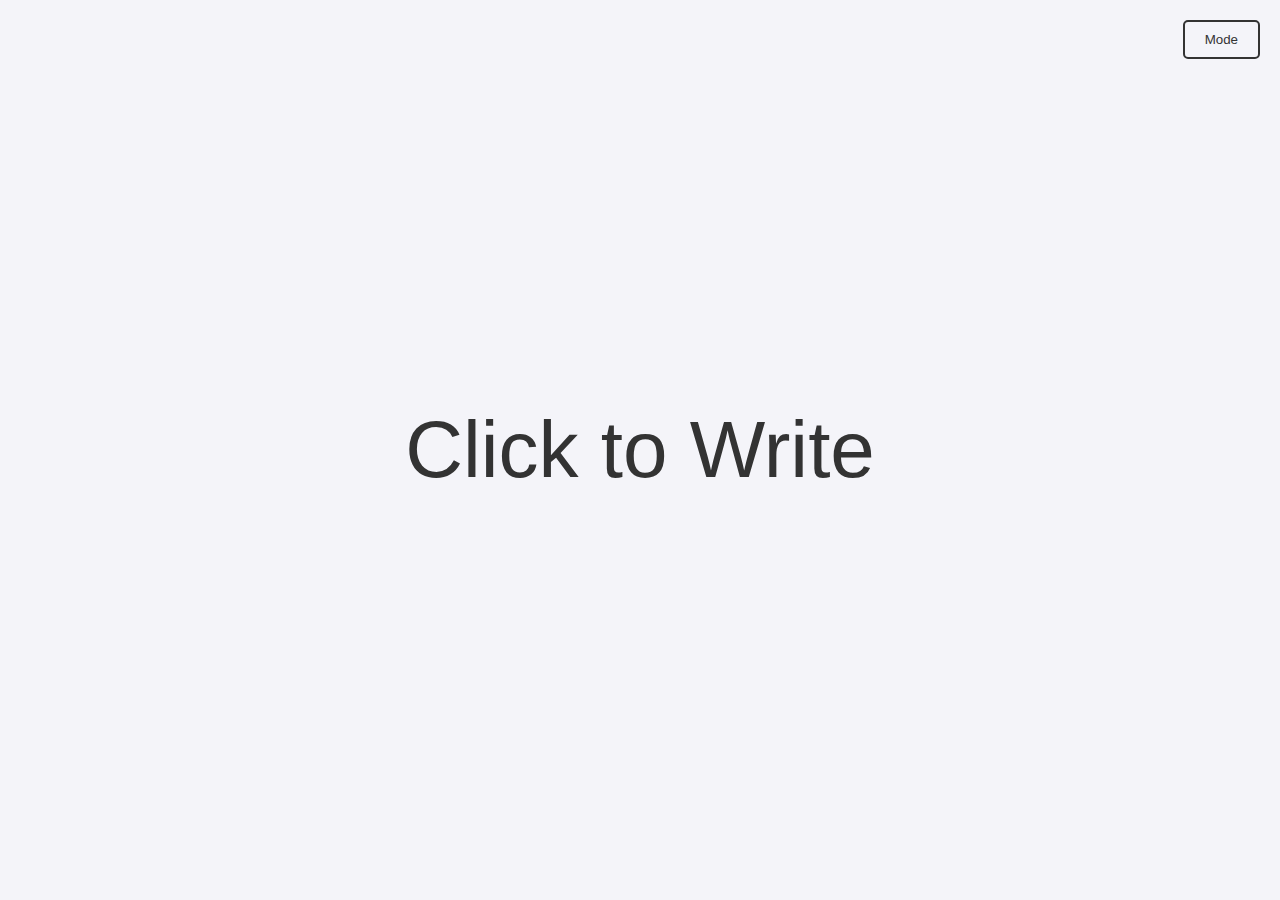
<file: index.html>
<!DOCTYPE html>
<html lang="en">
<head>
<meta charset="UTF-8">
<meta name="viewport" content="width=device-width, initial-scale=1.0">
<title>Click to Write</title>
<style>
:root {
--background-color-light: #f4f4f9;
--text-color-light: #333;
--background-color-dark: #1a1a1a;
--text-color-dark: #f4f4f9;
--primary-font: 'Helvetica Neue', sans-serif;
}
    body {
        background-color: var(--background-color-light);
        color: var(--text-color-light);
        font-family: var(--primary-font);
        display: flex;
        justify-content: center;
        align-items: center;
        height: 100vh;
        margin: 0;
        transition: background-color 0.3s, color 0.3s;
    }

    body.dark-mode {
        background-color: var(--background-color-dark);
        color: var(--text-color-dark);
    }

    .theme-switcher {
        position: absolute;
        top: 20px;
        right: 20px;
    }

    #theme-toggle-button {
        background: none;
        border: 2px solid var(--text-color-light);
        color: var(--text-color-light);
        padding: 10px 20px;
        border-radius: 5px;
        cursor: pointer;
        transition: all 0.3s ease;
    }

    body.dark-mode #theme-toggle-button {
        border-color: var(--text-color-dark);
        color: var(--text-color-dark);
    }

    #theme-toggle-button:hover {
        background-color: var(--text-color-light);
        color: var(--background-color-light);
    }

    body.dark-mode #theme-toggle-button:hover {
        background-color: var(--text-color-dark);
        color: var(--background-color-dark);
    }

    .title {
        font-size: 5rem;
        font-weight: 300;
        cursor: pointer;
        text-align: center;
    }
</style>

</head>
<body>
<div class="theme-switcher">
    <button id="theme-toggle-button">Mode</button>
</div>

<h1 class="title">Click to Write</h1>

<script>
    const themeToggleButton = document.getElementById('theme-toggle-button');
    const body = document.body;

    themeToggleButton.addEventListener('click', () => {
        body.classList.toggle('dark-mode');
    });
</script>

</body>
</html>
</file>
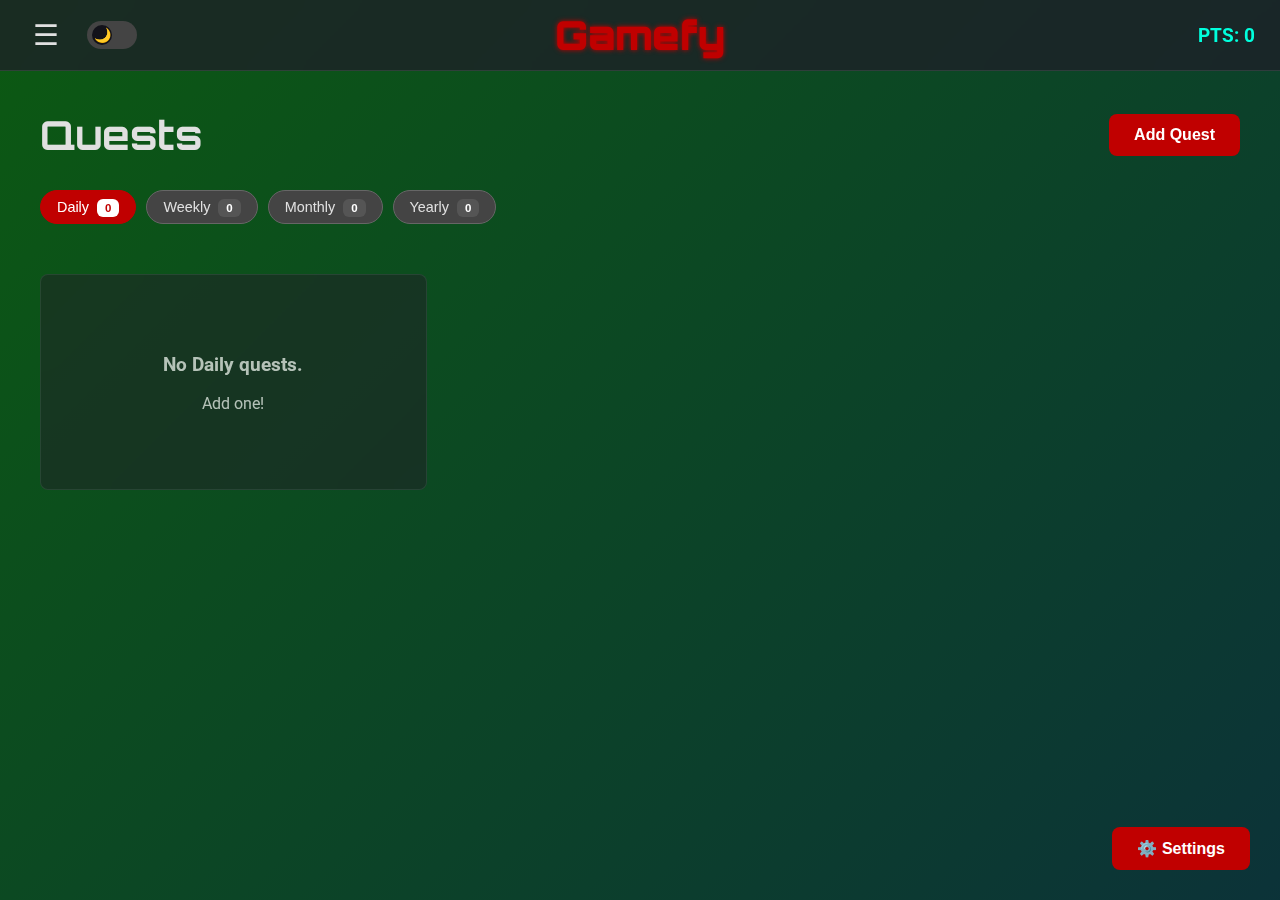
<file: ctwweb.html>
<!DOCTYPE html>
<html lang="en">
<head>
    <meta charset="UTF-8">
    <meta name="viewport" content="width=device-width, initial-scale=1.0">
    <title>Gamefy - Level Up Your Habits</title>
    <link rel="preconnect" href="https://fonts.googleapis.com">
    <link rel="preconnect" href="https://fonts.gstatic.com" crossorigin>
    <link href="https://fonts.googleapis.com/css2?family=Orbitron:wght@400;700;900&family=Roboto:wght@300;400;700&display=swap" rel="stylesheet">
    <style>
        :root {
            --bg-color-dark: #12121a;
            --surface-color-dark: #1e1e28;
            --text-color-dark: #e0e0e0;
            --bg-color-light: #f0f2f5;
            --surface-color-light: #ffffff;
            --text-color-light: #1c1e21;
            --accent-red: #c00000;
            --points-color: #00ffdd;
            --border-radius: 8px;
            --header-height: 70px;
            --nav-width: 280px;
            --anim-speed: 0.3s;
            --anim-ease: cubic-bezier(0.4, 0, 0.2, 1);
            --font-primary: 'Roboto', sans-serif;
            --font-display: 'Orbitron', sans-serif;
        }

        @keyframes fadeIn {
            from { opacity: 0; transform: translateY(-10px); }
            to { opacity: 1; transform: translateY(0); }
        }

        body {
            font-family: var(--font-primary);
            margin: 0;
            padding-top: var(--header-height);
            transition: background-color 0.3s, color 0.3s;
            overflow-x: hidden;
        }
        .dark-mode { 
            color: var(--text-color-dark);
            background: var(--bg-color-dark);
        }
        .light-mode {
            color: var(--text-color-light);
            background: var(--bg-color-light);
        }
        
        .animated-bg-on::before {
            content: '';
            position: fixed;
            top: 0; left: 0;
            width: 100%; height: 100%;
            background: linear-gradient(315deg, rgba(255,0,0,0.3), rgba(0,0,255,0.3), rgba(0,255,0,0.3));
            background-size: 400% 400%;
            animation: fadeIn 10s ease infinite alternate;
            z-index: -1;
        }
        
        header {
            position: fixed;
            top: 0; left: 0; right: 0;
            height: var(--header-height);
            padding: 0 25px;
            display: flex;
            justify-content: space-between;
            align-items: center;
            z-index: 1000;
            border-bottom: 1px solid;
        }
        .dark-mode header { background-color: rgba(30, 30, 40, 0.75); backdrop-filter: blur(10px); -webkit-backdrop-filter: blur(10px); border-color: rgba(255,255,255,0.1);}
        .light-mode header { background-color: rgba(255, 255, 255, 0.75); backdrop-filter: blur(10px); -webkit-backdrop-filter: blur(10px); border-color: rgba(0,0,0,0.1);}

        .header-left, .header-right {
            display: flex;
            align-items: center;
            gap: 20px;
            flex: 1;
        }
        .header-right { justify-content: flex-end; }

        .logo {
            font-family: var(--font-display);
            font-weight: 900;
            font-size: 2.5rem;
            color: var(--accent-red);
            text-shadow: 0 0 5px var(--accent-red);
            text-align: center;
        }
        .points-display { 
            font-size: 1.2rem;
            font-weight: 700;
            color: var(--points-color);
        }
        
        .icon-btn {
            background: none;
            border: none;
            cursor: pointer;
            padding: 8px;
            font-size: 1.8rem;
            line-height: 1;
            border-radius: 50%;
            transition: background-color 0.2s, transform var(--anim-speed) ease;
        }
        .dark-mode .icon-btn { color: var(--text-color-dark); }
        .light-mode .icon-btn { color: var(--text-color-light); }
        .icon-btn:hover { background-color: rgba(255, 255, 255, 0.1); }
        .light-mode .icon-btn:hover { background-color: rgba(0, 0, 0, 0.1); }
        body.nav-open #nav-toggle-btn {
            transform: rotate(90deg);
        }

        .theme-switch {
            position: relative;
            display: inline-block;
            width: 50px;
            height: 28px;
        }
        .theme-switch input { opacity: 0; width: 0; height: 0; }
        .theme-slider {
            position: absolute;
            cursor: pointer;
            top: 0; left: 0; right: 0; bottom: 0;
            background-color: #444;
            transition: .4s;
            border-radius: 28px;
        }
        .theme-slider:before {
            position: absolute;
            content: "🌙";
            height: 20px;
            width: 20px;
            left: 5px;
            bottom: 4px;
            background-color: #12121a;
            transition: .4s;
            border-radius: 50%;
            display: flex;
            align-items: center;
            justify-content: center;
            font-size: 14px;
        }
        .light-mode .theme-slider:before { content: "☀️"; background-color: #f0f2f5; }
        input:checked + .theme-slider { background-color: #ccc; }
        input:checked + .theme-slider:before { transform: translateX(21px); }

        .main-nav {
            position: fixed;
            top: 0;
            left: 0;
            bottom: 0;
            width: var(--nav-width);
            padding: 20px;
            padding-top: calc(var(--header-height) + 20px);
            transform: translateX(-100%);
            transition: transform var(--anim-speed) var(--anim-ease);
            z-index: 999;
            display: flex;
            flex-direction: column;
            gap: 10px;
            border-right: 1px solid;
        }
        .dark-mode .main-nav { background-color: var(--surface-color-dark); border-color: rgba(255,255,255,0.1); }
        .light-mode .main-nav { background-color: var(--surface-color-light); border-color: rgba(0,0,0,0.1); }
        body.nav-open .main-nav { transform: translateX(0); }
        
        .nav-link {
            font-size: 1.2rem;
            padding: 15px 20px;
            border-radius: var(--border-radius);
            text-decoration: none;
            transition: all 0.2s ease;
        }
        .dark-mode .nav-link { color: var(--text-color-dark); }
        .light-mode .nav-link { color: var(--text-color-light); }
        .nav-link.active { color: white; background-color: var(--accent-red); }
        .nav-link:not(.active):hover { background-color: rgba(255,255,255,0.1); }
        .light-mode .nav-link:not(.active):hover { background-color: rgba(0,0,0,0.1); }

        .sticky-settings-container {
            position: fixed;
            bottom: 30px;
            right: 30px;
            z-index: 900;
        }
        
        main { 
            padding: 40px;
        }

        .tab-content { 
            display: none; 
            justify-content: center;
        }
        .tab-content.active { 
            display: flex; 
            animation: fadeIn 0.5s ease; 
        }

        .tab-inner-content {
            width: 100%;
            max-width: 1200px;
        }
        
        .page-header {
            display: flex;
            justify-content: space-between;
            align-items: center;
            margin-bottom: 30px;
        }
        .page-header h1 {
            font-family: var(--font-display);
            font-weight: 700;
            font-size: 2.5rem;
            margin: 0;
        }

        .quest-sub-nav { display: flex; gap: 10px; margin-bottom: 20px; }
        
        .empty-state { text-align: center; opacity: 0.8; padding: 60px 20px; border-radius: var(--border-radius); margin-top: 30px; }
        .dark-mode .empty-state { background-color: rgba(30, 30, 40, 0.65); border: 1px solid rgba(255, 255, 255, 0.1); backdrop-filter: blur(8px); -webkit-backdrop-filter: blur(8px); }
        .light-mode .empty-state { background-color: rgba(255, 255, 255, 0.65); border: 1px solid rgba(0, 0, 0, 0.1); backdrop-filter: blur(8px); -webkit-backdrop-filter: blur(8px); }
        
        .sub-nav-btn {
            background-color: #444; color: var(--text-color-dark); border: 1px solid #666; padding: 8px 16px;
            border-radius: 20px; cursor: pointer; transition: all 0.2s ease; white-space: nowrap; font-size: 0.9rem;
        }
        .light-mode .sub-nav-btn { background-color: #e0e0e0; color: var(--text-color-light); border-color: #ccc; }
        .sub-nav-btn.active { background-color: var(--accent-red); color: white; border-color: var(--accent-red); }

        .tab-counter {
            margin-left: 8px; background-color: #555; color: white; font-size: 0.8em; font-weight: bold;
            padding: 3px 8px; border-radius: 6px; vertical-align: middle; transition: all 0.2s ease;
        }
        .sub-nav-btn.active .tab-counter { background-color: white; color: var(--accent-red); }
        .light-mode .sub-nav-btn:not(.active) .tab-counter { background-color: #bbb; color: #1c1e21; }

        .btn {
            background-color: var(--accent-red); color: white; border: none; padding: 12px 25px;
            border-radius: var(--border-radius); cursor: pointer; font-size: 1rem; font-weight: 700;
            transition: background-color 0.2s ease; display: flex; justify-content: center; align-items: center; gap: 10px;
        }
        .btn:disabled { background-color: #555; cursor: not-allowed; }
        .btn-secondary { background-color: #555; }
        .btn-free { background: linear-gradient(45deg, #ff00ff, #00ffff); color: black; }
        
        .day-streak-counter { background-color: rgba(0,0,0,0.2); padding: 2px 8px; border-radius: 10px; font-weight: bold; }

        input, select {
            width: 100%; padding: 12px; margin-bottom: 10px; border: 1px solid #444;
            border-radius: 5px; background-color: #333; color: white; box-sizing: border-box; font-size: 1rem;
        }
        .light-mode input, .light-mode select { background-color: #eee; color: #333; border-color: #ccc;}
        
        .item-list { display: grid; grid-template-columns: repeat(auto-fill, minmax(320px, 1fr)); gap: 20px; }
        .item-card {
            padding: 20px; border-radius: var(--border-radius); position: relative; display: flex; flex-direction: column;
            justify-content: space-between; overflow: hidden; background-color: rgba(30, 30, 40, 0.65);
            backdrop-filter: blur(8px); -webkit-backdrop-filter: blur(8px); border: 1px solid rgba(255, 255, 255, 0.1);
        }
        .light-mode .item-card { background-color: rgba(255, 255, 255, 0.65); border: 1px solid rgba(0, 0, 0, 0.1); }
        .item-card h3 { margin-top: 0; margin-bottom: 5px; word-wrap: break-word; }
        
        .quest-cycle-date { font-size: 0.8rem; color: #aaa; margin-bottom: 10px; font-style: italic; }
        .light-mode .quest-cycle-date { color: #777; }
        
        .item-banner {
            position: absolute; top: 10px; right: -30px; background-color: var(--accent-red); color: white;
            padding: 4px 30px; font-size: 0.8rem; font-weight: bold; transform: rotate(45deg); z-index: 1;
        }
        .item-banner.used { background-color: #28a745; }
        .item-banner.expired { background-color: var(--accent-red); }

        .item-timestamp { font-size: 0.75rem; opacity: 0.7; margin-top: 10px; }
        .tracker { display: flex; align-items: center; gap: 10px; margin-top: 15px; flex-wrap: wrap;}
        .tracker-btn { font-size: 1.5rem; padding: 0 10px; width: auto; background-color: #444; }
        .cost { color: var(--points-color); font-weight: bold; }
        .delete-btn {
            position: absolute; top: 10px; right: 10px; background: none; border: none; color: #888;
            cursor: pointer; font-size: 1.5rem; z-index: 2; padding: 5px; line-height: 1;
        }
        .delete-btn:hover { color: #ff4d4d; }
        .quest-controls-right { margin-top: 15px; display: flex; flex-direction: column; align-items: flex-end; gap: 8px; }
        .repeat-counter {
            background-color: rgba(0,0,0,0.5); color: #fff; padding: 2px 6px;
            border-radius: 4px; font-size: 0.75rem; font-weight: bold;
        }
        .light-mode .repeat-counter { background-color: rgba(200, 200, 200, 0.8); color: #333; border: 1px solid #bbb; }
        .motivational-message { font-size: 0.8em; color: #17a2b8; font-style: italic; margin-top: 10px; }

        .modal {
            display: none; position: fixed; z-index: 1001; left: 0; top: 0; width: 100%; height: 100%;
            overflow: auto; background-color: rgba(0,0,0,0.7); align-items: center; justify-content: center;
        }
        .modal.active { display: flex; }
        .modal-content { 
            margin: auto; padding: 25px; border-radius: var(--border-radius); width: 90%; max-width: 500px; position: relative;
            animation: fadeIn 0.3s ease-out; background-color: rgba(30, 30, 40, 0.75);
            backdrop-filter: blur(10px); -webkit-backdrop-filter: blur(10px); border: 1px solid rgba(255, 255, 255, 0.1);
        }
        .light-mode .modal-content { background-color: rgba(255, 255, 255, 0.75); border: 1px solid rgba(0, 0, 0, 0.1); }
        .close-btn { position: absolute; top: 15px; right: 20px; font-size: 2rem; font-weight: bold; cursor: pointer; }
        
        .modal-buttons { display: flex; justify-content: flex-end; gap: 10px; margin-top: 20px; }
        .modal-buttons .btn { width: auto; min-width: 80px; }
        
        .accordion-btn {
            color: var(--text-color-dark); cursor: pointer; padding: 18px; width: 100%; border: none; text-align: left;
            outline: none; font-size: 1.1rem; transition: background-color 0.4s ease; border-radius: var(--border-radius);
            background-color: rgba(30, 30, 40, 0.65); backdrop-filter: blur(8px); -webkit-backdrop-filter: blur(8px);
            border: 1px solid rgba(255, 255, 255, 0.1); display: flex; justify-content: space-between; align-items: center;
        }
        .light-mode .accordion-btn {
             background-color: rgba(255, 255, 255, 0.65); border: 1px solid rgba(0, 0, 0, 0.1); color: var(--text-color-light);
        }
        .accordion-btn:hover, .accordion-btn.active { background-color: #333; }
        .light-mode .accordion-btn:hover, .light-mode .accordion-btn.active { background-color: #ccc; }
        .indicator-box {
            height: 10px; width: 10px; background-color: var(--points-color); border-radius: 2px;
            box-shadow: 0 0 8px var(--points-color); animation: fadeIn 1s infinite alternate;
        }
        .accordion-panel {
            padding: 0 20px; background-color: transparent; max-height: 0; overflow: hidden;
            transition: max-height 0.3s ease-out, padding 0.3s ease-out; margin-top: 15px;
        }
        .accordion-btn.active + .accordion-panel {
            padding: 20px;
            border: 1px solid rgba(255,255,255,0.1); border-radius: var(--border-radius);
        }
        .hidden { display: none !important; }
    </style>
</head>
<body>
    <header>
        <div class="header-left">
            <button id="nav-toggle-btn" class="icon-btn" aria-label="Toggle Navigation">☰</button>
            <label class="theme-switch">
                <input type="checkbox" id="theme-toggle-checkbox">
                <span class="theme-slider"></span>
            </label>
        </div>
        <div class="logo">Gamefy</div>
        <div class="header-right">
            <div class="points-display">PTS: <span id="points-total">0</span></div>
        </div>
    </header>

    <nav id="main-nav" class="main-nav">
        <a href="#" class="nav-link active" data-tab="quests">🎯 Quests</a>
        <a href="#" class="nav-link" data-tab="rewards">🏆 Rewards</a>
        <a href="#" class="nav-link" data-tab="inventory">🎒 Inventory</a>
    </nav>
    
    <main>
        <div id="quests-tab" class="tab-content active">
            <div class="tab-inner-content">
                <div class="page-header">
                    <h1>Quests</h1>
                    <button class="btn" data-modal-target="add-quest-modal">Add Quest</button>
                </div>
                <div class="quest-sub-nav">
                    <button class="sub-nav-btn active" data-frequency="Daily">Daily</button>
                    <button class="sub-nav-btn" data-frequency="Weekly">Weekly</button>
                    <button class="sub-nav-btn" data-frequency="Monthly">Monthly</button>
                    <button class="sub-nav-btn" data-frequency="Yearly">Yearly</button>
                </div>
                <div id="quest-list" class="item-list"></div>
            </div>
        </div>
        
        <div id="rewards-tab" class="tab-content">
             <div class="tab-inner-content">
                <div class="page-header">
                    <h1>Rewards</h1>
                     <div style="display:flex; gap: 15px;">
                        <button class="btn" data-modal-target="add-reward-modal">Add Reward</button>
                        <button id="free-reward-btn" class="btn btn-free">
                            Get Daily Free Reward
                            <span class="day-streak-counter">🔥 0</span>
                        </button>
                    </div>
                </div>
                <div id="reward-list" class="item-list"></div>
            </div>
        </div>

        <div id="inventory-tab" class="tab-content">
            <div class="tab-inner-content">
                <div class="page-header">
                    <h1>Inventory</h1>
                </div>
                <div id="inventory-list" class="item-list"></div>
                <hr style="margin: 40px 0; border-color: rgba(255,255,255,0.1);">
                
                <button id="toggle-active-rewards-btn" class="accordion-btn">
                    <span>Active Rewards</span>
                    <span class="indicator-box hidden"></span>
                </button>
                <div id="active-rewards-panel" class="accordion-panel">
                    <div id="active-rewards-list" class="item-list"></div>
                </div>

                <button id="toggle-used-rewards-btn" class="accordion-btn" style="margin-top: 15px;">Used Rewards</button>
                <div id="used-rewards-panel" class="accordion-panel">
                    <div id="used-rewards-list" class="item-list"></div>
                </div>
            </div>
        </div>
    </main>
    
    <div class="sticky-settings-container">
        <button class="btn" data-modal-target="settings-modal">⚙️ Settings</button>
    </div>

    <div id="add-quest-modal" class="modal">
        <div class="modal-content">
            <span class="close-btn" data-modal-close="true">&times;</span>
            <h2>Add New Quest</h2>
            <form id="add-quest-form">
                <input type="text" name="name" placeholder="Quest Name" required>
                <select name="frequency"><option>Daily</option><option>Weekly</option><option>Monthly</option><option>Yearly</option></select>
                <div id="custom-cycle-setup" class="hidden">
                    <label>Cycle Start Date (optional):</label>
                    <input type="date" name="customCycleAnchor">
                </div>
                <input type="number" name="points" placeholder="Points Reward" min="0" required>
                <input type="number" name="penalty" placeholder="Points Penalty on Failure" min="0">
                <div class="checkbox-label">
                    <span>Add number tracker?</span>
                    <label class="toggle-switch">
                        <input type="checkbox" name="hasTracker">
                        <span class="slider"></span>
                    </label>
                </div>
                <div class="hidden" id="quest-tracker-setup"><input type="number" name="target" placeholder="Target number" min="1"></div>
                <div class="checkbox-label">
                    <span>Make quest repeatable?</span>
                    <label class="toggle-switch">
                        <input type="checkbox" name="isRepeatable">
                        <span class="slider"></span>
                    </label>
                </div>
                <button type="submit" class="btn">Save Quest</button>
            </form>
        </div>
    </div>
    <div id="add-reward-modal" class="modal">
        <div class="modal-content">
            <span class="close-btn" data-modal-close="true">&times;</span>
            <h2>Add New Reward</h2>
            <form id="add-reward-form">
                <input type="text" name="name" placeholder="Reward Name" required>
                <input type="number" name="cost" placeholder="Cost in Points" min="0" required>
                <div class="checkbox-label">
                    <span>Single redemption only?</span>
                    <label class="toggle-switch">
                        <input type="checkbox" name="redeemOnce">
                        <span class="slider"></span>
                    </label>
                </div>
                <div class="checkbox-label">
                    <span>Add expiration?</span>
                    <label class="toggle-switch">
                        <input type="checkbox" name="hasExpiry">
                        <span class="slider"></span>
                    </label>
                </div>
                <div class="hidden" id="reward-expiry-setup"><input type="number" name="expiryDays" placeholder="Expires in how many days?" min="1"></div>
                <div class="checkbox-label">
                    <span>Add Timer?</span>
                    <label class="toggle-switch">
                        <input type="checkbox" name="hasTimer">
                        <span class="slider"></span>
                    </label>
                </div>
                <div class="hidden" id="reward-timer-setup">
                    <input type="number" name="timerHours" placeholder="Hours" min="0">
                    <input type="number" name="timerMinutes" placeholder="Minutes" min="0">
                </div>
                <button type="submit" class="btn">Save Reward</button>
            </form>
        </div>
    </div>
    <div id="settings-modal" class="modal">
         <div class="modal-content">
            <span class="close-btn" data-modal-close="true">&times;</span>
            <h2>Settings</h2>
            <form id="settings-form">
                <div class="checkbox-label">
                    <span>Show Animated Background</span>
                    <label class="toggle-switch">
                        <input type="checkbox" name="useAnimatedBackground">
                        <span class="slider"></span>
                    </label>
                </div>
                <label style="margin-top:15px; display:block;">Start of Day (for daily resets):</label>
                <input type="time" name="startOfDay">
                <label style="margin-top:15px; display:block;">Max cost for Free Reward:</label>
                <input type="number" name="freeRewardCostLimit" min="0">
                <div style="border-top: 1px solid #444; margin: 20px 0;"></div>
                <button type="button" id="check-mobile-btn" class="btn btn-secondary" style="width:100%; margin-bottom: 10px;">Check Mobile Version</button>
                <button type="button" id="more-sites-btn" class="btn btn-secondary" style="width:100%;">Visit More Sites</button>
                <div style="border-top: 1px solid #444; margin: 20px 0;"></div>
                <button type="submit" class="btn">Save Settings</button>
            </form>
        </div>
    </div>
    <div id="free-reward-modal" class="modal">
        <div id="free-reward-spinner" class="modal-content">
            <span class="close-btn" data-modal-close="true">&times;</span>
            <h2>Spinning for a Reward!</h2>
            <div id="spinner-arrow">▼</div>
            <div class="spinner-container"><div id="spinner-words"></div></div>
            <p id="spinner-result" class="hidden" style="font-size:1.5em; font-weight:bold; margin-top:20px;"></p>
            <button id="claim-reward-btn" class="btn hidden">Claim & Close</button>
        </div>
    </div>
    <div id="choose-reward-modal" class="modal">
        <div class="modal-content">
            <span class="close-btn" data-modal-close="true">&times;</span>
            <h2>🎉 7-Day Streak! Choose Your Reward!</h2>
            <p>Congratulations! As a reward for your consistency, you can choose any eligible reward for free.</p>
            <div id="choice-reward-list" class="item-list" style="margin-top: 20px;"></div>
        </div>
    </div>
    <div id="custom-dialog-modal" class="modal">
        <div class="modal-content">
            <h2 id="dialog-title"></h2>
            <p id="dialog-message"></p>
            <div class="modal-buttons">
                <button id="dialog-cancel-btn" class="btn btn-secondary">Cancel</button>
                <button id="dialog-confirm-btn" class="btn">OK</button>
            </div>
        </div>
    </div>
    <div id="more-sites-modal" class="modal">
        <div class="modal-content">
            <span class="close-btn" data-modal-close="true">&times;</span>
            <h2>Choose a Site to Test</h2>
            <div class="item-list" style="margin-top: 20px;">
                <button class="btn btn-secondary">Reserved</button>
                <button class="btn btn-secondary">Reserved</button>
                <button class="btn btn-secondary">Reserved</button>
            </div>
        </div>
    </div>

<script>
document.addEventListener('DOMContentLoaded', () => {
    // --- STATE MANAGEMENT ---
    let state = {
        points: 0, quests: [], rewards: [], inventory: [], activeRewards: [], usedRewards: [],
        settings: { 
            theme: 'dark', 
            activeQuestFilter: 'Daily',
            freeRewardCostLimit: 20,
            startOfDay: '00:00',
            useAnimatedBackground: true,
        },
        lastClaimTimestamp: null,
        consecutiveDays: 0,
    };

    const dom = {
        points: document.getElementById('points-total'),
        questList: document.getElementById('quest-list'),
        rewardList: document.getElementById('reward-list'),
        inventoryList: document.getElementById('inventory-list'),
        activeRewardsList: document.getElementById('active-rewards-list'),
        usedRewardsList: document.getElementById('used-rewards-list'),
        mainNav: document.getElementById('main-nav'),
        questSubNav: document.querySelector('.quest-sub-nav'),
        activeRewardsBtn: document.getElementById('toggle-active-rewards-btn'),
        activeRewardsPanel: document.getElementById('active-rewards-panel'),
        usedRewardsBtn: document.getElementById('toggle-used-rewards-btn'),
        usedRewardsPanel: document.getElementById('used-rewards-panel'),
        freeRewardBtn: document.getElementById('free-reward-btn'),
        choiceRewardList: document.getElementById('choice-reward-list'),
    };

    const dialog = {
        modal: document.getElementById('custom-dialog-modal'),
        title: document.getElementById('dialog-title'),
        message: document.getElementById('dialog-message'),
        confirmBtn: document.getElementById('dialog-confirm-btn'),
        cancelBtn: document.getElementById('dialog-cancel-btn')
    };
    
    // --- HELPERS ---
    const deepMerge = (target, ...sources) => {
        if (!sources.length) return target;
        const source = sources.shift();
        const isObject = (item) => (item && typeof item === 'object' && !Array.isArray(item));
        if (isObject(target) && isObject(source)) {
            for (const key in source) {
                if (isObject(source[key])) {
                    if (!target[key]) Object.assign(target, { [key]: {} });
                    deepMerge(target[key], source[key]);
                } else {
                    Object.assign(target, { [key]: source[key] });
                }
            }
        }
        return deepMerge(target, ...sources);
    };

    const saveState = () => localStorage.setItem('gamefyStateDesktop', JSON.stringify(state));
    const loadState = () => {
        const saved = localStorage.getItem('gamefyStateDesktop');
        if (saved) {
            try { state = deepMerge({}, state, JSON.parse(saved)); } 
            catch (e) { console.error("Error loading state, using defaults.", e); }
        }
    };

    const openModal = (id) => document.getElementById(id)?.classList.add('active');
    const closeModal = () => document.querySelectorAll('.modal.active').forEach(m => m.classList.remove('active'));

    const showAlert = (message, title = 'Alert') => {
        dialog.title.textContent = title;
        dialog.message.textContent = message;
        dialog.cancelBtn.classList.add('hidden');
        dialog.modal.classList.add('active');
        return new Promise(resolve => {
            dialog.confirmBtn.onclick = () => { closeModal(); resolve(); };
        });
    };

    const showConfirm = (message, title = 'Confirm') => {
        dialog.title.textContent = title;
        dialog.message.textContent = message;
        dialog.cancelBtn.classList.remove('hidden');
        dialog.modal.classList.add('active');
        return new Promise(resolve => {
            dialog.confirmBtn.onclick = () => { closeModal(); resolve(true); };
            dialog.cancelBtn.onclick = () => { closeModal(); resolve(false); };
        });
    };
    
    // --- DATE & CYCLE LOGIC ---
    const getAdjustedDate = (date) => {
        const [hours, minutes] = state.settings.startOfDay.split(':').map(Number);
        const adjustedDate = new Date(date);
        adjustedDate.setHours(adjustedDate.getHours() - hours, adjustedDate.getMinutes() - minutes);
        return adjustedDate;
    };
    
    const getCurrentCycleStartDate = (quest, date) => {
        if (!quest.customCycleAnchor) return null;
        const anchor = new Date(quest.customCycleAnchor);
        const targetDate = new Date(date);
        switch(quest.frequency) {
            case 'Weekly': {
                const daysSince = Math.floor((targetDate - anchor) / 86400000);
                return new Date(anchor.getTime() + Math.floor(daysSince / 7) * 7 * 86400000);
            }
            case 'Monthly': {
                let months = (targetDate.getFullYear() - anchor.getFullYear()) * 12 + targetDate.getMonth() - anchor.getMonth();
                if (targetDate.getDate() < anchor.getDate()) months--;
                const cycleStart = new Date(anchor);
                cycleStart.setMonth(cycleStart.getMonth() + months);
                return cycleStart;
            }
            case 'Yearly': {
                let years = targetDate.getFullYear() - anchor.getFullYear();
                if (targetDate.getMonth() < anchor.getMonth() || (targetDate.getMonth() === anchor.getMonth() && targetDate.getDate() < anchor.getDate())) {
                    years--;
                }
                const cycleStart = new Date(anchor);
                cycleStart.setFullYear(cycleStart.getFullYear() + years);
                return cycleStart;
            }
            default: return null;
        }
    };

    const getQuestCycleDisplayString = (quest) => {
        const now = new Date();
        const formatDate = (date) => new Intl.DateTimeFormat('en-US', { month: 'long', day: 'numeric', year: 'numeric' }).format(date);

        const getStartOfWeek = (date) => {
            const d = new Date(date);
            const day = d.getDay();
            const diff = d.getDate() - day + (day === 0 ? -6 : 1); // adjust when day is sunday
            return new Date(d.setDate(diff));
        };

        let startDate, endDate;

        switch (quest.frequency) {
            case 'Daily':
                return `For ${formatDate(getAdjustedDate(now))}`;
            case 'Weekly':
                if (quest.customCycleAnchor) {
                    startDate = getCurrentCycleStartDate(quest, now);
                    endDate = new Date(startDate);
                    endDate.setDate(startDate.getDate() + 6);
                    return `${formatDate(startDate)} - ${formatDate(endDate)}`;
                } else {
                    startDate = getStartOfWeek(getAdjustedDate(now));
                    endDate = new Date(startDate);
                    endDate.setDate(startDate.getDate() + 6);
                    return `Monday[${startDate.getDate()}] - Sunday [${endDate.getDate()}]`;
                }
            case 'Monthly':
                if (quest.customCycleAnchor) {
                    startDate = getCurrentCycleStartDate(quest, now);
                    endDate = new Date(startDate.getFullYear(), startDate.getMonth() + 1, 0);
                    return `${formatDate(startDate)} - ${formatDate(endDate)}`;
                } else {
                    return new Intl.DateTimeFormat('en-US', { month: 'long', year: 'numeric' }).format(getAdjustedDate(now));
                }
            case 'Yearly':
                if (quest.customCycleAnchor) {
                    startDate = getCurrentCycleStartDate(quest, now);
                    endDate = new Date(startDate.getFullYear(), 11, 31);
                    return `${formatDate(startDate)} - ${formatDate(endDate)}`;
                } else {
                    return `Year ${getAdjustedDate(now).getFullYear()}`;
                }
            default:
                return "";
        }
    };

    const hasNewCycleBegun = (quest, dateToCheck) => {
        if (!dateToCheck) return false; 
        if (quest.customCycleAnchor) {
            const currentCycleStart = getCurrentCycleStartDate(quest, Date.now());
            if (!currentCycleStart) return false; 
            return currentCycleStart.getTime() > getCurrentCycleStartDate(quest, dateToCheck).getTime();
        }
        const now = getAdjustedDate(new Date()), last = getAdjustedDate(new Date(dateToCheck));
        switch(quest.frequency) {
            case 'Daily': return now.toDateString() !== last.toDateString();
            case 'Weekly': return now.getFullYear() !== last.getFullYear() || Math.floor(now.getTime() / 604800000) !== Math.floor(last.getTime() / 604800000);
            case 'Monthly': return now.getFullYear() !== last.getFullYear() || now.getMonth() !== last.getMonth();
            case 'Yearly': return now.getFullYear() !== last.getFullYear();
            default: return false;
        }
    };
    
    const isQuestReadyForReset = (quest) => !quest.isRepeatable || !quest.lastCompleted || hasNewCycleBegun(quest, quest.lastCompleted);

    // --- DATA PROCESSING ---
    const processExpiredQuests = () => {
        const expiredMessages = [];
        state.quests = state.quests.filter(quest => {
            const hasExpired = hasNewCycleBegun(quest, quest.cycleStart) && !quest.lastCompleted;
            if (hasExpired) {
                if (quest.penalty > 0) {
                    state.points -= quest.penalty;
                    expiredMessages.push(`'${quest.name}' (-${quest.penalty} PTS)`);
                }
                if (!quest.isRepeatable) return false;
            }
            return true;
        });
        state.quests.forEach(q => {
             if (hasNewCycleBegun(q, q.cycleStart)) {
                 q.cycleStart = Date.now();
                 q.lastCompleted = null;
                 if(q.hasTracker) q.currentProgress = 0;
             }
        });
        if (expiredMessages.length > 0) showAlert(`Penalties applied for expired quests: ${expiredMessages.join(', ')}`, "Quests Expired");
    };

    const processExpiredInventory = () => {
        const now = Date.now();
        state.inventory = state.inventory.filter(item => {
            if (item.hasExpiry) {
                const expiryDate = new Date(item.dateAcquired).setDate(new Date(item.dateAcquired).getDate() + item.expiryDays);
                if (now > expiryDate) {
                    state.usedRewards.push({ ...item, status: 'Expired', dateUsed: expiryDate });
                    return false;
                }
            }
            return true;
        });
    };
    
    // --- RENDERING ---
    const renderAll = () => {
        applySettings();
        dom.points.textContent = state.points;
        updateFreeRewardButton();
        renderQuests();
        renderRewards();
        renderInventory();
        renderActiveRewards();
        renderUsedRewards();
    };

    const applySettings = () => {
        const isDark = state.settings.theme === 'dark';
        document.body.className = isDark ? 'dark-mode' : 'light-mode';
        document.body.classList.toggle('animated-bg-on', !!state.settings.useAnimatedBackground);
        
        const themeToggle = document.getElementById('theme-toggle-checkbox');
        if (themeToggle) themeToggle.checked = !isDark;

        const form = document.getElementById('settings-form');
        form.useAnimatedBackground.checked = !!state.settings.useAnimatedBackground;
        form.freeRewardCostLimit.value = state.settings.freeRewardCostLimit;
        form.startOfDay.value = state.settings.startOfDay;
    };
    
    const renderList = (element, items, renderFunc, emptyMsg) => {
        element.innerHTML = items.length > 0 ? '' : `<div class="empty-state">${emptyMsg}</div>`;
        if (items.length > 0) items.forEach(renderFunc);
    };

    const renderQuests = () => {
        const questCounts = state.quests.reduce((acc, q) => ({...acc, [q.frequency]: (acc[q.frequency] || 0) + 1}), {});
        dom.questSubNav.querySelectorAll('.sub-nav-btn').forEach(btn => {
            const freq = btn.dataset.frequency;
            btn.innerHTML = `${freq}<span class="tab-counter">${questCounts[freq] || 0}</span>`;
            btn.classList.toggle('active', freq === state.settings.activeQuestFilter);
        });
        const filteredQuests = state.quests.map((q, i) => ({...q, originalIndex: i})).filter(q => q.frequency === state.settings.activeQuestFilter);
        renderList(dom.questList, filteredQuests, (quest) => {
            const card = document.createElement('div');
            card.className = 'item-card';
            const canComplete = (quest.hasTracker ? quest.currentProgress >= quest.target : true) && isQuestReadyForReset(quest);
            card.innerHTML = `
                <div> 
                    <button class="delete-btn" data-index="${quest.originalIndex}">🗑️</button>
                    <h3>${quest.name}</h3>
                    <div class="quest-cycle-date">${getQuestCycleDisplayString(quest)}</div>
                    <p>+${quest.points} Points / -${quest.penalty} Points</p>
                    ${quest.hasTracker ? `<div class="tracker">
                        <button class="btn btn-secondary tracker-btn" data-op="minus" data-index="${quest.originalIndex}">-</button>
                        <span>${quest.currentProgress} / ${quest.target}</span>
                        <button class="btn btn-secondary tracker-btn" data-op="plus" data-index="${quest.originalIndex}">+</button>
                    </div>` : ''}
                </div>
                <div class="quest-controls-right"> ${quest.isRepeatable ? `<span class="repeat-counter">🔁 ${quest.repeatCount}</span>` : ''}
                    <button class="btn done-btn" data-index="${quest.originalIndex}" ${canComplete ? '' : 'disabled'}>Done</button>
                </div>`;
            dom.questList.appendChild(card);
        }, `<h3>No ${state.settings.activeQuestFilter} quests.</h3><p>Add one!</p>`);
    };

    const renderRewards = () => renderList(dom.rewardList, state.rewards, (reward, index) => {
        dom.rewardList.insertAdjacentHTML('beforeend', `
            <div class="item-card">
                <button class="delete-btn" data-index="${index}">🗑️</button>
                <h3>${reward.name}</h3><p>Cost: <span class="cost">${reward.cost} Points</span></p>
                <button class="btn redeem-btn" data-index="${index}" ${state.points < reward.cost ? 'disabled' : ''}>Redeem</button>
            </div>`);
    }, '<h3>No rewards available.</h3><p>Add one!</p>');

    const renderInventory = () => renderList(dom.inventoryList, state.inventory, (item, index) => {
        dom.inventoryList.insertAdjacentHTML('beforeend', `
            <div class="item-card">
                <button class="delete-btn" data-index="${index}">🗑️</button>
                <h3>${item.name}</h3>
                <button class="btn ${item.hasTimer ? 'activate-btn' : 'redeem-item-btn'}" data-index="${index}">${item.hasTimer ? 'Activate' : 'Redeem'}</button>
            </div>`);
    }, '<h3>Inventory is empty.</h3><p>Redeem rewards to fill it up.</p>');
    
    const renderActiveRewards = () => {
        renderList(dom.activeRewardsList, state.activeRewards, (item) => {
            const timeString = (item.endTime - Date.now() > 0) ? new Date(item.endTime - Date.now()).toISOString().substr(11, 8) : "Expired";
            dom.activeRewardsList.insertAdjacentHTML('beforeend', `<div class="item-card active-reward-card" data-id="${item.id}"><h3>${item.name}</h3><p>Time Left: <span class="timer-countdown">${timeString}</span></p></div>`);
        }, '<h3>No active rewards.</h3>');
        const indicator = dom.activeRewardsBtn.querySelector('.indicator-box');
        if (indicator) indicator.classList.toggle('hidden', state.activeRewards.length === 0);
    };
    
    const renderUsedRewards = () => renderList(dom.usedRewardsList, state.usedRewards, (item) => {
        dom.usedRewardsList.insertAdjacentHTML('beforeend', `
            <div class="item-card">
                <div class="item-banner ${item.status?.toLowerCase() || 'used'}">${item.status || 'USED'}</div>
                <h3>${item.name}</h3>
                <div class="item-timestamp">
                    <p>Acquired: ${new Date(item.dateAcquired).toLocaleString()}</p>
                    <p>${item.status === 'Expired' ? 'Expired' : 'Used'}: ${new Date(item.dateUsed).toLocaleString()}</p>
                </div>
            </div>`);
    }, '<h3>No used rewards.</h3>');

    // --- EVENT HANDLERS ---
    const handleListClick = (listEl, listName, actions) => {
        listEl.addEventListener('click', async (e) => {
            const target = e.target.closest('[data-index]');
            if (!target) return;
            const index = parseInt(target.dataset.index);
            const item = state[listName][index];
            if (!item) return;
            const actionKey = Object.keys(actions).find(key => target.classList.contains(key));
            if (actionKey) {
                await actions[actionKey](item, index, e); 
                saveState();
                renderAll();
            }
        });
    };

    const setupEventListeners = () => {
        // Modal Logic
        document.body.addEventListener('click', (e) => {
            if (e.target.closest('[data-modal-target]')) openModal(e.target.closest('[data-modal-target]').dataset.modalTarget);
            if (e.target.closest('[data-modal-close]') || e.target.classList.contains('modal')) closeModal();
        });
        
        // Navigation Logic
        document.getElementById('nav-toggle-btn').addEventListener('click', () => {
            document.body.classList.toggle('nav-open');
        });

        dom.mainNav.addEventListener('click', (e) => {
            const navLink = e.target.closest('.nav-link[data-tab]');
            if (!navLink) return;
            e.preventDefault();
            const tabId = navLink.dataset.tab;
            dom.mainNav.querySelector('.active')?.classList.remove('active');
            navLink.classList.add('active');
            document.querySelector('.tab-content.active')?.classList.remove('active');
            document.getElementById(`${tabId}-tab`)?.classList.add('active');
            document.body.classList.remove('nav-open');
        });

        // Theme Toggle
        document.getElementById('theme-toggle-checkbox').addEventListener('change', (e) => {
            state.settings.theme = e.target.checked ? 'light' : 'dark';
            saveState();
            applySettings();
        });

        // Settings Buttons
        document.getElementById('check-mobile-btn').addEventListener('click', () => { window.location.href = 'index.html'; });
        document.getElementById('more-sites-btn').addEventListener('click', () => { closeModal(); openModal('more-sites-modal'); });
        
        // Form Submissions
        document.getElementById('settings-form').addEventListener('submit', (e) => {
            e.preventDefault();
            const data = Object.fromEntries(new FormData(e.target));
            state.settings.useAnimatedBackground = !!data.useAnimatedBackground;
            state.settings.freeRewardCostLimit = parseInt(data.freeRewardCostLimit) || 20;
            state.settings.startOfDay = data.startOfDay || '00:00';
            saveState(); renderAll(); closeModal();
        });
        
        document.getElementById('add-quest-form').addEventListener('submit', (e) => {
            e.preventDefault();
            const data = Object.fromEntries(new FormData(e.target));
            state.quests.push({
                name: data.name, points: +data.points || 0, frequency: data.frequency, 
                hasTracker: !!data.hasTracker, target: data.hasTracker ? (+data.target || 1) : 1, 
                isRepeatable: !!data.isRepeatable, penalty: +data.penalty || 0,
                customCycleAnchor: data.customCycleAnchor ? new Date(data.customCycleAnchor + 'T00:00:00').getTime() : null,
                currentProgress: 0, repeatCount: 0, lastCompleted: null, cycleStart: Date.now(),
            });
            saveState(); renderAll(); closeModal(); e.target.reset();
        });
        
        document.getElementById('add-reward-form').addEventListener('submit', (e) => {
            e.preventDefault();
            const data = Object.fromEntries(new FormData(e.target));
            state.rewards.push({
                name: data.name, cost: +data.cost || 0, redeemOnce: !!data.redeemOnce, hasExpiry: !!data.hasExpiry,
                expiryDays: data.hasExpiry ? (+data.expiryDays || 7) : null, hasTimer: !!data.hasTimer,
                timerHours: data.hasTimer ? (+data.timerHours || 0) : 0, timerMinutes: data.hasTimer ? (+data.timerMinutes || 0) : 0,
            });
            saveState(); renderAll(); closeModal(); e.target.reset();
        });

        // Form Toggles
        const setupFormToggles = () => {
            const setup = (formId, checkName, targetId) => {
                document.querySelector(`#${formId} [name="${checkName}"]`)?.addEventListener('change', e => {
                    document.getElementById(targetId).classList.toggle('hidden', !e.target.checked);
                });
            };
            setup('add-quest-form', 'hasTracker', 'quest-tracker-setup');
            setup('add-reward-form', 'hasExpiry', 'reward-expiry-setup');
            setup('add-reward-form', 'hasTimer', 'reward-timer-setup');
            document.querySelector('#add-quest-form [name="frequency"]').addEventListener('change', e => {
                document.getElementById('custom-cycle-setup').classList.toggle('hidden', !['Weekly', 'Monthly', 'Yearly'].includes(e.target.value));
            });
        };
        setupFormToggles();

        // Quest Sub-Navigation
        dom.questSubNav.addEventListener('click', e => {
            const btn = e.target.closest('.sub-nav-btn');
            if (btn) {
                state.settings.activeQuestFilter = btn.dataset.frequency;
                renderQuests();
            }
        });

        // Accordion Buttons
        [dom.activeRewardsBtn, dom.usedRewardsBtn].forEach(btn => {
            btn.addEventListener('click', function() {
                this.classList.toggle('active');
                const panel = this.nextElementSibling;
                panel.style.maxHeight = panel.style.maxHeight ? null : `${panel.scrollHeight}px`;
            });
        });

        // List Click Handlers
        handleListClick(dom.questList, 'quests', {
            'delete-btn': async (item, index) => { if (await showConfirm(`Delete quest "${item.name}"?`)) state.quests.splice(index, 1); },
            'done-btn': (item, index) => { state.points += item.points; item.isRepeatable ? (item.repeatCount++, item.currentProgress = 0, item.lastCompleted = Date.now()) : state.quests.splice(index, 1); },
            'tracker-btn': (item, _, e) => { e.target.dataset.op === 'plus' ? item.currentProgress++ : item.currentProgress = Math.max(0, item.currentProgress - 1); }
        });
        handleListClick(dom.rewardList, 'rewards', {
            'delete-btn': async (item, index) => { if (await showConfirm(`Delete reward "${item.name}"?`)) state.rewards.splice(index, 1); },
            'redeem-btn': (item, index) => { if (state.points < item.cost) return showAlert("Not enough points!"); state.points -= item.cost; state.inventory.push({ ...item, dateAcquired: Date.now() }); if (item.redeemOnce) state.rewards.splice(index, 1); showAlert(`Redeemed "${item.name}"!`, "Reward Redeemed"); }
        });
        handleListClick(dom.inventoryList, 'inventory', {
            'delete-btn': async (item, index) => { if (await showConfirm(`Delete item "${item.name}"?`)) state.inventory.splice(index, 1); },
            'activate-btn': (item, index) => { const d = ((item.timerHours * 60) + item.timerMinutes) * 60000; if(d <= 0) return showAlert("No timer duration.", "Cannot Activate"); state.activeRewards.push({ ...item, id: Date.now(), endTime: Date.now() + d }); state.inventory.splice(index, 1); showAlert(`"${item.name}" activated!`, "Reward Activated"); },
            'redeem-item-btn': (item, index) => { state.usedRewards.push({ ...item, status: 'Used', dateUsed: Date.now() }); state.inventory.splice(index, 1); showAlert(`Used "${item.name}"!`, "Reward Used"); }
        });
    };
    
    // --- FREE REWARD & STREAK ---
    const updateFreeRewardButton = () => {
        if (!dom.freeRewardBtn) return;
        const canClaim = !state.lastClaimTimestamp || hasNewCycleBegun({ frequency: "Daily" }, state.lastClaimTimestamp);
        dom.freeRewardBtn.disabled = !canClaim;
        const yesterday = getAdjustedDate(new Date());
        yesterday.setDate(yesterday.getDate() - 1);
        if (canClaim && state.lastClaimTimestamp && getAdjustedDate(new Date(state.lastClaimTimestamp)).toDateString() !== yesterday.toDateString()) {
            state.consecutiveDays = 0;
        }
        dom.freeRewardBtn.querySelector('.day-streak-counter').textContent = `🔥 ${state.consecutiveDays}`;
    };

    if (dom.freeRewardBtn) {
        dom.freeRewardBtn.addEventListener('click', () => {
            const eligibleRewards = state.rewards.filter(r => r.cost <= state.settings.freeRewardCostLimit);
            if (eligibleRewards.length === 0) return showAlert(`You need rewards costing ${state.settings.freeRewardCostLimit} PTS or less!`, "Cannot Claim");
            state.lastClaimTimestamp = Date.now();
            state.consecutiveDays++;
            if (state.consecutiveDays >= 7) {
                dom.choiceRewardList.innerHTML = "";
                eligibleRewards.forEach(reward => {
                    const btn = document.createElement('button');
                    btn.className = 'btn btn-secondary';
                    btn.innerHTML = `<span>${reward.name}</span> <span class="cost">${reward.cost} PTS</span>`;
                    btn.onclick = () => { state.inventory.push({ ...reward, dateAcquired: Date.now() }); state.consecutiveDays = 0; saveState(); renderAll(); closeModal(); };
                    dom.choiceRewardList.appendChild(btn);
                });
                openModal('choose-reward-modal');
            } else {
                openModal('free-reward-modal');
                const spinnerWords = document.getElementById('spinner-words'), result = document.getElementById('spinner-result'), claimBtn = document.getElementById('claim-reward-btn');
                result.classList.add('hidden');
                claimBtn.classList.add('hidden');
                let i = 0;
                const spinInterval = setInterval(() => { spinnerWords.textContent = eligibleRewards[i++ % eligibleRewards.length].name; }, 100);
                setTimeout(() => {
                    clearInterval(spinInterval);
                    const winner = eligibleRewards[Math.floor(Math.random() * eligibleRewards.length)];
                    spinnerWords.textContent = winner.name;
                    result.innerHTML = `You won: <span style="color: var(--accent-red);">${winner.name}</span>!`;
                    result.classList.remove('hidden');
                    claimBtn.classList.remove('hidden');
                    claimBtn.onclick = () => { state.inventory.push({ ...winner, dateAcquired: Date.now() }); saveState(); renderAll(); closeModal(); };
                }, 3000);
            }
            updateFreeRewardButton();
            saveState();
        });
    }

    // --- TIMERS & INITIALIZATION ---
    const init = () => {
        loadState();
        processExpiredQuests();
        processExpiredInventory();
        setupEventListeners();
        renderAll();
        saveState();

        setInterval(() => {
            if (state.activeRewards.length === 0) return;
            const now = Date.now();
            let changed = false;
            state.activeRewards = state.activeRewards.filter(item => {
                if (item.endTime - now > 0) return true;
                state.usedRewards.push({ ...item, status: "Expired", dateUsed: item.endTime });
                changed = true; 
                return false;
            });
            
            if (changed) {
                showAlert("An active reward timer has expired!", "Timer Finished");
                saveState();
                renderAll();
            } else {
                dom.activeRewardsList.querySelectorAll('.active-reward-card').forEach(card => {
                    const item = state.activeRewards.find(r => r.id == card.dataset.id);
                    if (item) card.querySelector('.timer-countdown').textContent = new Date(item.endTime - now).toISOString().substr(11, 8);
                });
            }
        }, 1000);

        setInterval(updateFreeRewardButton, 60000);
    };

    init();
});
</script>

</body>
</html>
</file>
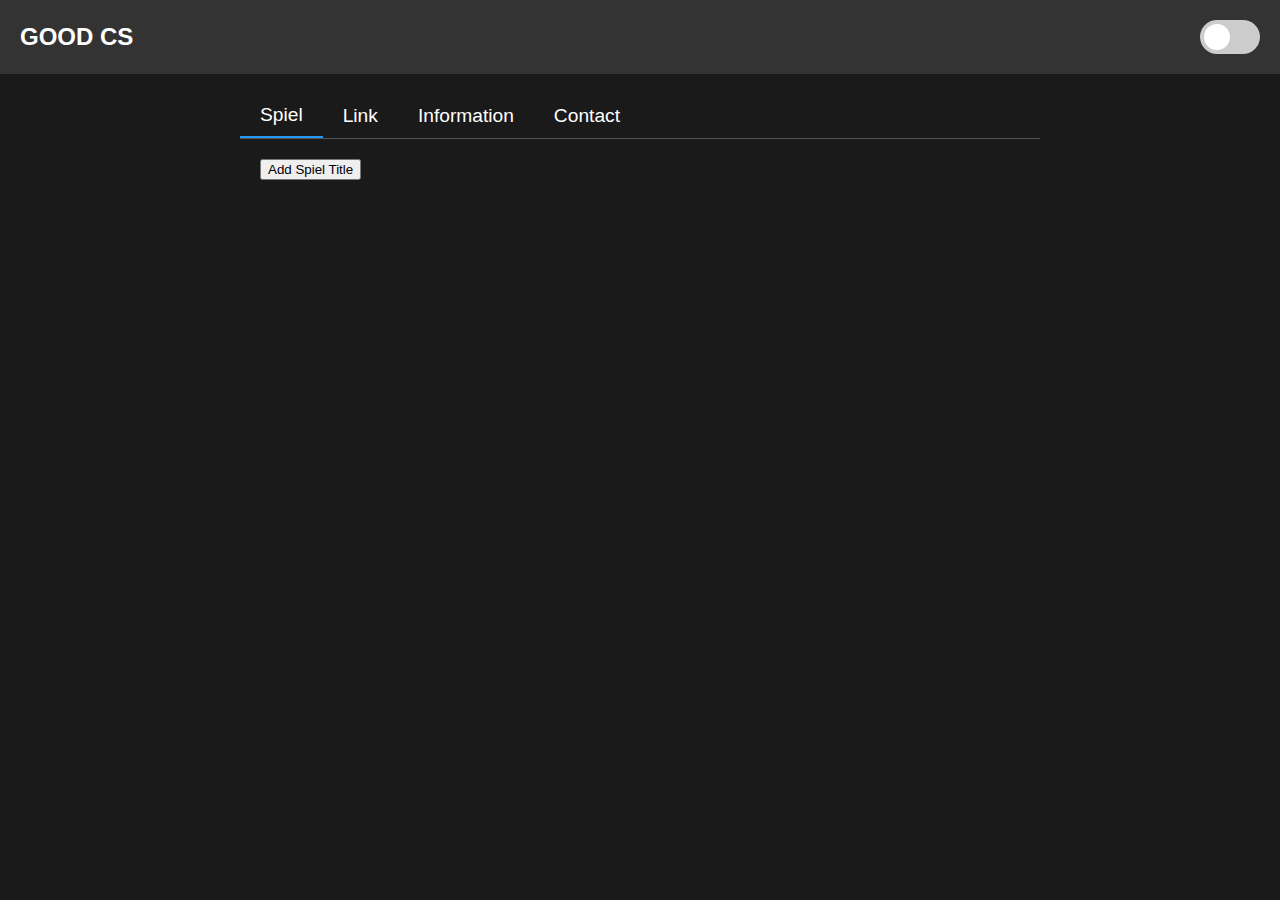
<file: goodcs.html>
<!DOCTYPE html>
<html lang="en">
<head>
    <meta charset="UTF-8">
    <meta name="viewport" content="width=device-width, initial-scale=1.0">
    <title>Good CS</title>
    <style>
        body {
            font-family: Arial, sans-serif;
            margin: 0;
        }

        header {
            display: flex;
            justify-content: space-between;
            align-items: center;
            padding: 20px;
            background-color: #333;
            color: white;
        }

        .logo {
            font-size: 1.5em;
            font-weight: bold;
        }

        .theme-switch {
            position: relative;
            display: inline-block;
            width: 60px;
            height: 34px;
        }

        .theme-switch input {
            opacity: 0;
            width: 0;
            height: 0;
        }

        .slider {
            position: absolute;
            cursor: pointer;
            top: 0;
            left: 0;
            right: 0;
            bottom: 0;
            background-color: #ccc;
            transition: .4s;
            border-radius: 34px;
        }

        .slider:before {
            position: absolute;
            content: "";
            height: 26px;
            width: 26px;
            left: 4px;
            bottom: 4px;
            background-color: white;
            transition: .4s;
            border-radius: 50%;
        }

        input:checked + .slider {
            background-color: #2196F3;
        }

        input:checked + .slider:before {
            transform: translateX(26px);
        }

        .dark-mode {
            background-color: #1a1a1a;
            color: white;
        }

        .light-mode {
            background-color: #f0f0f0;
            color: #333;
        }

        .tab-container {
            width: 100%;
            max-width: 800px;
            margin: 20px auto;
        }

        .tab-nav {
            display: flex;
            border-bottom: 1px solid #555;
        }

        .tab-link {
            padding: 10px 20px;
            border: none;
            background: none;
            color: white;
            cursor: pointer;
            font-size: 1.2em;
        }

        .light-mode .tab-link {
            color: #333;
        }

        .tab-link.active {
            border-bottom: 2px solid #2196F3;
        }

        .tab-content {
            display: none;
            padding: 20px;
        }

        .tab-content.active {
            display: block;
        }

        .spiel-item {
            margin-bottom: 20px;
        }

        .spiel-text-item {
            background-color: #555;
            padding: 10px;
            border-radius: 5px;
            margin-top: 10px;
        }
    </style>
</head>
<body class="dark-mode">
    <header>
        <div class="logo">GOOD CS</div>
        <label class="theme-switch">
            <input type="checkbox" id="theme-toggle">
            <span class="slider"></span>
        </label>
    </header>
    <div class="tab-container">
        <div class="tab-nav">
            <button class="tab-link active" data-tab="spiel">Spiel</button>
            <button class="tab-link" data-tab="link">Link</button>
            <button class="tab-link" data-tab="info">Information</button>
            <button class="tab-link" data-tab="contact">Contact</button>
        </div>
        <div id="spiel" class="tab-content active">
            <button id="add-spiel-title-button">Add Spiel Title</button>
            <div id="spiel-list"></div>
        </div>
        <div id="link" class="tab-content">
            <h2>Link</h2>
            <p>This is the Link tab.</p>
        </div>
        <div id="info" class="tab-content">
            <h2>Information</h2>
            <p>This is the Information tab.</p>
        </div>
        <div id="contact" class="tab-content">
            <h2>Contact</h2>
            <p>This is the Contact tab.</p>
        </div>
    </div>
    <script>
        const themeToggle = document.getElementById('theme-toggle');
        themeToggle.addEventListener('change', () => {
            document.body.classList.toggle('dark-mode');
            document.body.classList.toggle('light-mode');
        });

        const tabLinks = document.querySelectorAll('.tab-link');
        const tabContents = document.querySelectorAll('.tab-content');

        tabLinks.forEach(link => {
            link.addEventListener('click', () => {
                const tab = link.dataset.tab;

                tabLinks.forEach(link => link.classList.remove('active'));
                link.classList.add('active');

                tabContents.forEach(content => content.classList.remove('active'));
                document.getElementById(tab).classList.add('active');
            });
        });

        const addSpielTitleButton = document.getElementById('add-spiel-title-button');
        const spielList = document.getElementById('spiel-list');

        addSpielTitleButton.addEventListener('click', () => {
            const spielTitle = prompt('Enter the spiel title:');
            if (spielTitle) {
                const spielItem = document.createElement('div');
                spielItem.classList.add('spiel-item');
                spielItem.innerHTML = `
                    <h3>${spielTitle}</h3>
                    <button class="add-spiel-text-button">Add Spiel Text</button>
                    <div class="spiel-text-list"></div>
                `;
                spielList.appendChild(spielItem);

                const addSpielTextButton = spielItem.querySelector('.add-spiel-text-button');
                const spielTextList = spielItem.querySelector('.spiel-text-list');

                addSpielTextButton.addEventListener('click', () => {
                    const spielText = prompt('Enter the spiel text:');
                    if (spielText) {
                        const spielTextItem = document.createElement('div');
                        spielTextItem.classList.add('spiel-text-item');
                        spielTextItem.textContent = spielText;
                        spielTextList.appendChild(spielTextItem);
                    }
                });
            }
        });
    </script>
</body>
</html>
</file>
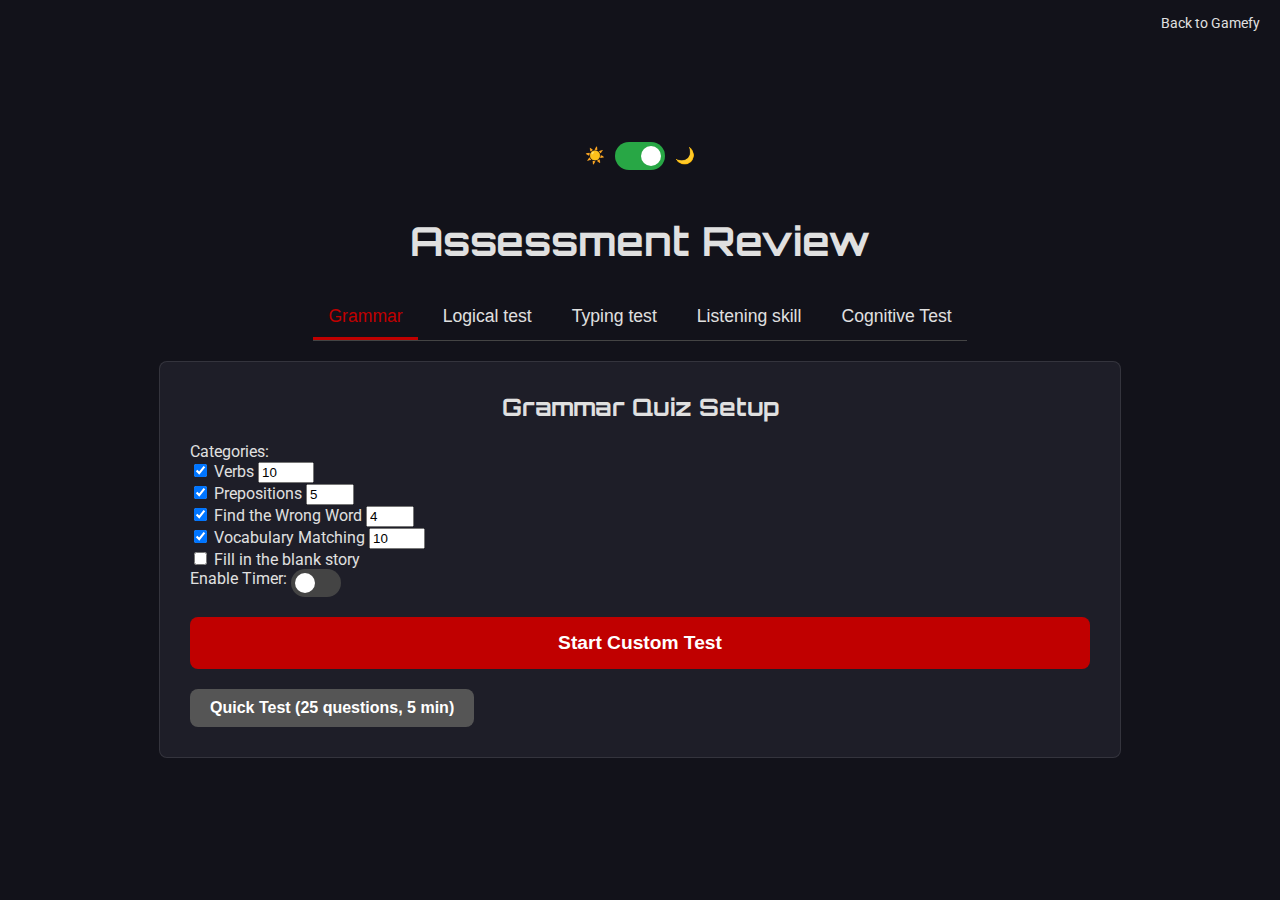
<file: grammar.html>
<!DOCTYPE html>
<html lang="en">
<head>
    <meta charset="UTF-8">
    <meta name="viewport" content="width=device-width, initial-scale=1.0">
    <title>Grammar Test</title>
    <link rel="preconnect" href="https://fonts.googleapis.com">
    <link rel="preconnect" href="https://fonts.gstatic.com" crossorigin>
    <link href="https://fonts.googleapis.com/css2?family=Orbitron:wght@400;700;900&family=Roboto:wght@300;400;700&display=swap" rel="stylesheet">
    <link rel="stylesheet" href="grammar.css">
</head>
<body>
    <div class="theme-switcher-container">
        <span>☀️</span>
        <label class="toggle-switch">
            <input type="checkbox" id="theme-toggle">
            <span class="slider"></span>
        </label>
        <span>🌙</span>
    </div>

    <h1 class="main-title">Assessment Review</h1>

    <div class="tab-nav">
        <button class="tab-btn active" data-tab="grammar">Grammar</button>
        <button class="tab-btn" data-tab="logical">Logical test</button>
        <button class="tab-btn" data-tab="typing">Typing test</button>
        <button class="tab-btn" data-tab="listening">Listening skill</button>
        <button class="tab-btn" data-tab="cognitive">Cognitive Test</button>
    </div>

    <div class="assessment-container">
        <div id="grammar" class="tab-content active">
            <a href="index.html" class="back-link">Back to Gamefy</a>
            <div id="grammar-setup">
                <h2 style="font-family: var(--font-display); text-align: center; margin-top: 0;">Grammar Quiz Setup</h2>
                <div>
                    <label>Categories:</label>
                    <div>
                        <input type="checkbox" id="category-verb" value="verb" checked> <label for="category-verb">Verbs</label>
                        <input type="number" id="count-verb" min="1" value="10">
                    </div>
                    <div>
                        <input type="checkbox" id="category-preposition" value="preposition" checked> <label for="category-preposition">Prepositions</label>
                        <input type="number" id="count-preposition" min="1" value="5">
                    </div>
                    <div>
                        <input type="checkbox" id="category-wrong-word" value="wrong word" checked> <label for="category-wrong-word">Find the Wrong Word</label>
                        <input type="number" id="count-wrong-word" min="1" value="5">
                    </div>
                    <div>
                        <input type="checkbox" id="category-vocabulary-matching" value="vocabulary matching" checked> <label for="category-vocabulary-matching">Vocabulary Matching</label>
                        <input type="number" id="count-vocabulary-matching" min="1" value="10">
                    </div>
                    <div>
                        <input type="checkbox" id="category-story" value="story"> <label for="category-story">Fill in the blank story</label>
                    </div>
                </div>
                <div>
                    <label for="grammar-timer-toggle">Enable Timer:</label>
                    <label class="toggle-switch">
                        <input type="checkbox" id="grammar-timer-toggle">
                        <span class="slider"></span>
                    </label>
                </div>
                <div id="grammar-timer-container" style="display: none;">
                    <label for="grammar-timer-input">Set Timer (seconds):</label>
                    <input type="number" id="grammar-timer-input" value="180" min="10">
                </div>
                <button id="start-grammar-btn" class="btn">Start Custom Test</button>
                <button id="start-quick-test-btn" class="btn btn-secondary">Quick Test (25 questions, 5 min)</button>
            </div>
            <div id="quiz-view" style="display: none;">
                <h2 style="font-family: var(--font-display); text-align: center; margin-top: 0;">Grammar Quiz</h2>
                <div id="grammar-timer-display" style="display: none;">Time Left: 180s</div>
                <p id="category-display"></p>
                <div id="progress">Question 1 / 10</div>
                <p id="sentence">Sentence will load here...</p>
                <div id="choices"></div>
                <p id="feedback"></p>
                <div class="test-controls">
                    <button id="retry-grammar-btn" class="btn btn-secondary">Retry</button>
                    <button id="end-grammar-btn" class="btn btn-secondary">End Test</button>
                </div>
            </div>
            <div id="results-container">
                <h2>Quiz Complete!</h2>
                <p id="score">Your score: 0 / 10</p>
                <h3>Review Your Answers</h3>
                <div id="review-section"></div>
                <button id="restart-btn" class="btn">Try Again</button>
            </div>

            <div id="story-quiz-view" style="display: none;">
                <h2 id="story-title">Story Title</h2>
                <p id="story-passage">Passage will load here...</p>
                <div id="story-navigation">
                    <button id="next-passage-btn" class="btn">Next Passage</button>
                </div>
            </div>
        </div>

        <div id="logical" class="tab-content">
            <h2>Logical Test</h2>
            <p>This section is under construction.</p>
        </div>
        <div id="typing" class="tab-content">
            <h2 style="font-family: var(--font-display); text-align: center; margin-top: 0;">Typing Test</h2>
            <div id="typing-setup">
                <div>
                    <label for="typing-test-type">Test Type:</label>
                    <select id="typing-test-type">
                        <option value="harver">Harver</option>
                        <option value="pangrams">A-Z Pangrams</option>
                    </select>
                </div>
                <div>
                    <label for="typing-timer-input">Set Timer (seconds):</label>
                    <input type="number" id="typing-timer-input" value="60" min="10">
                </div>
                <div id="continuous-typing-container" style="display: none;">
                    <label for="continuous-typing-toggle">Continuous Typing:</label>
                    <label class="toggle-switch">
                        <input type="checkbox" id="continuous-typing-toggle">
                        <span class="slider"></span>
                    </label>
                </div>
                <div>
                    <label for="show-stats-toggle">Show Live Stats (WPM, Acc):</label>
                    <label class="toggle-switch">
                        <input type="checkbox" id="show-stats-toggle" checked>
                        <span class="slider"></span>
                    </label>
                </div>
                <button id="start-typing-btn" class="btn">Start</button>
            </div>
            <div id="typing-test-view" style="display: none;">
                <div id="typing-stats">
                    <span id="typing-timer">Time: 60s</span>
                    <span id="typing-wpm">WPM: 0</span>
                    <span id="typing-accuracy">Accuracy: 100%</span>
                </div>
                <div class="typing-options">
                    <label for="show-guide-toggle">Show Typing Guide:</label>
                    <label class="toggle-switch">
                        <input type="checkbox" id="show-guide-toggle" checked>
                        <span class="slider"></span>
                    </label>
                </div>
                <div id="typing-text-container"></div>
                <textarea id="typing-input" autofocus autocomplete="off" autocorrect="off" autocapitalize="off" spellcheck="false"></textarea>
                <div class="test-controls">
                    <button id="retry-typing-btn" class="btn btn-secondary">Retry</button>
                    <button id="end-typing-btn" class="btn btn-secondary">End Test</button>
                </div>
            </div>
            <div id="typing-results-container" style="display: none;">
                <h2>Typing Test Complete!</h2>
                <p id="typing-final-wpm">WPM: 0</p>
                <p id="typing-final-accuracy">Accuracy: 100%</p>
                <p id="typing-actual-accuracy">Actual Accuracy: 100%</p>
                <button id="restart-typing-btn" class="btn">Try Again</button>
            </div>
        </div>
        <div id="listening" class="tab-content">
            <h2>Listening Skill</h2>
            <p>This section is under construction.</p>
        </div>

        <div id="cognitive" class="tab-content">
            <h2 style="font-family: var(--font-display); text-align: center; margin-top: 0;">Cognitive Test</h2>
            <div id="cognitive-setup">
                <div>
                    <label for="question-count-input">Number of Questions:</label>
                    <input type="number" id="question-count-input" value="50" min="10" max="50">
                </div>
                    <div class="timer-setup-container">
                        <label>Set Timer:</label>
                        <div class="timer-inputs">
                            <input type="number" id="cognitive-timer-minutes" value="1" min="0" max="59">
                            <span>m</span>
                            <input type="number" id="cognitive-timer-seconds" value="0" min="0" max="59">
                            <span>s</span>
                        </div>
                </div>
                <button id="start-cognitive-btn" class="btn">Start</button>
            </div>
            <div id="cognitive-quiz-view" style="display: none;">
                <div id="cognitive-progress">Question 1 / 50</div>
                <div id="timer">Time Left: 60s</div>
                <p id="cognitive-question"></p>
                <div id="cognitive-choices"></div>
                <div class="test-controls">
                    <button id="retry-cognitive-btn" class="btn btn-secondary">Retry</button>
                    <button id="end-cognitive-btn" class="btn btn-secondary">End Test</button>
                </div>
            </div>
            <div id="cognitive-results-container" style="display: none;">
                <h2>Cognitive Test Complete!</h2>
                <p id="cognitive-score">Your score: 0 / 50</p>
                <h3>Review Your Answers</h3>
                <div id="cognitive-review-section"></div>
                <button id="restart-cognitive-btn" class="btn">Try Again</button>
            </div>
        </div>
    </div>

<script src="cognitive_questions.js"></script>
<script src="grammar_questions.js"></script>
<script src="vocabulary_questions.js"></script>
<script src="story_questions.js"></script>
<script src="typing_test_data.js"></script>
<script src="grammar.js"></script>

<div id="choice-popup">
    <h3>Choose an answer:</h3>
    <div id="popup-choices"></div>
</div>
</body>
</html>
</file>
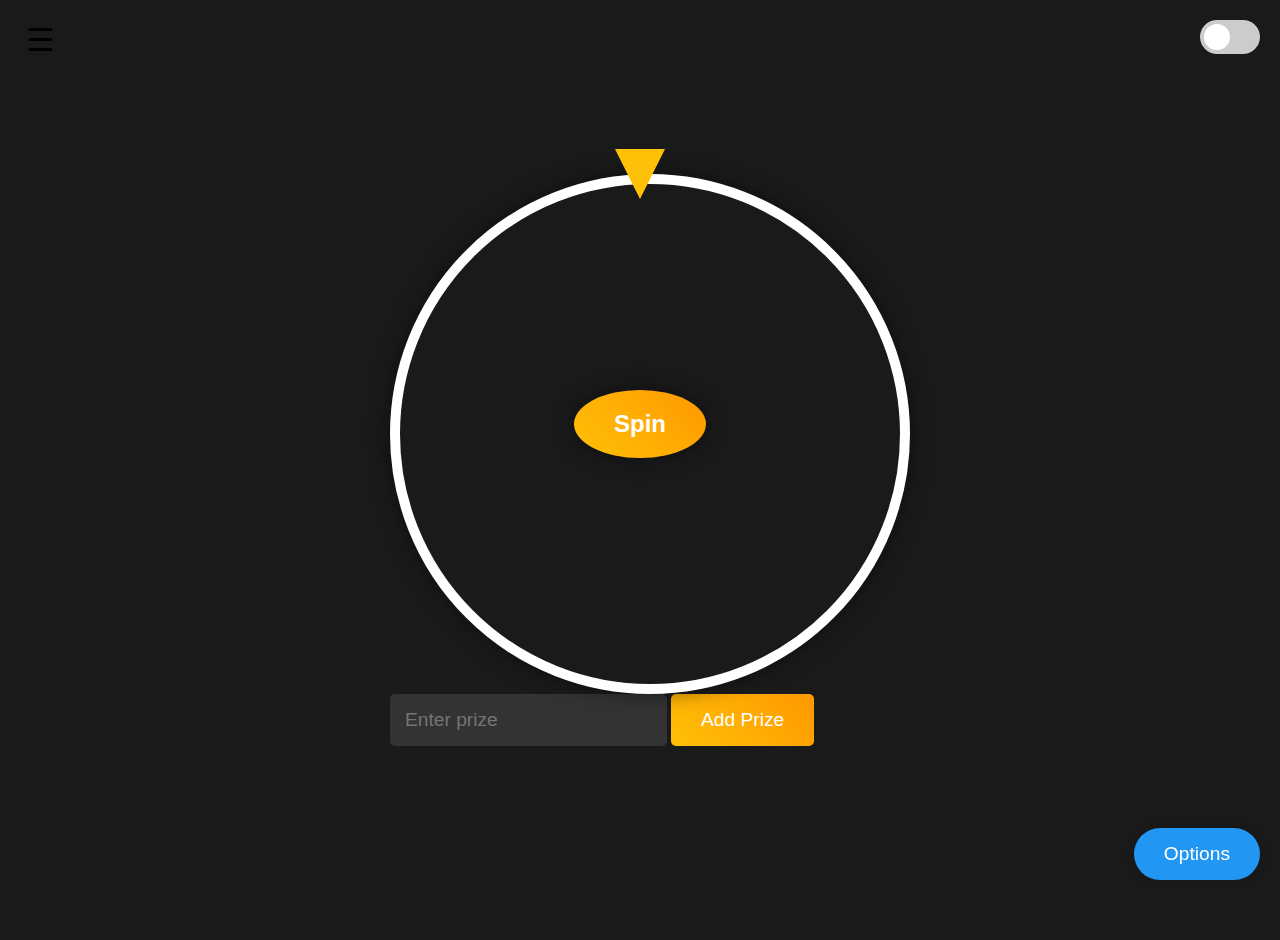
<file: Wheel.html>
<!DOCTYPE html>
<html lang="en">
<head>
    <meta charset="UTF-8">
    <meta name="viewport" content="width=device-width, initial-scale=1.0">
    <title>Spin the Wheel</title>
    <style>
        @import url('https://fonts.googleapis.com/css2?family=Poppins:wght@400;600&display=swap');
        body {
            font-family: 'Poppins', sans-serif;
            display: flex;
            flex-direction: column;
            justify-content: center;
            align-items: center;
            min-height: 100vh;
            margin: 0;
            background-color: #1a1a1a;
            color: white;
            padding: 20px;
        }
        #wheel-container {
            position: relative;
            width: 500px;
            height: 500px;
        }
        #wheel {
            width: 100%;
            height: 100%;
            border-radius: 50%;
            border: 10px solid #fff;
            position: relative;
            overflow: hidden;
            transition: transform 6s cubic-bezier(0.1, 0.5, 0.2, 1);
            box-shadow: 0 0 20px rgba(0,0,0,0.5);
        }
        #pointer {
            position: absolute;
            top: -25px;
            left: 50%;
            transform: translateX(-50%);
            width: 0;
            height: 0;
            border-left: 25px solid transparent;
            border-right: 25px solid transparent;
            border-top: 50px solid #ffc107;
        }
        #spin-button {
            position: absolute;
            top: 50%;
            left: 50%;
            transform: translate(-50%, -50%);
            padding: 20px 40px;
            font-size: 1.5em;
            font-weight: 600;
            cursor: pointer;
            border-radius: 50%;
            border: none;
            background: linear-gradient(45deg, #ffc107, #ff9800);
            color: white;
            box-shadow: 0 0 20px rgba(0,0,0,0.5);
        }
        #prize-input {
            margin-top: 20px;
            padding: 15px;
            font-size: 1.2em;
            border: none;
            border-radius: 5px;
            background-color: #333;
            color: white;
        }
        #add-prize-button {
            padding: 15px 30px;
            font-size: 1.2em;
            cursor: pointer;
            border: none;
            border-radius: 5px;
            background: linear-gradient(45deg, #ffc107, #ff9800);
            color: white;
        }
        #prize-list {
            margin-top: 20px;
            list-style: none;
            padding: 0;
            width: 100%;
            max-width: 400px;
        }
        #prize-list li {
            display: flex;
            justify-content: space-between;
            align-items: center;
            background-color: #333;
            padding: 10px 20px;
            border-radius: 5px;
            margin-bottom: 10px;
        }

        @keyframes rgb-border {
            0% { border-color: red; }
            14% { border-color: orange; }
            28% { border-color: yellow; }
            42% { border-color: green; }
            57% { border-color: blue; }
            71% { border-color: indigo; }
            85% { border-color: violet; }
            100% { border-color: red; }
        }

        .spinning {
            animation: rgb-border 2s linear infinite;
        }

        .theme-toggle-container {
            position: absolute;
            top: 20px;
            right: 20px;
        }

        .theme-switch {
            position: relative;
            display: inline-block;
            width: 60px;
            height: 34px;
        }

        .theme-switch input {
            opacity: 0;
            width: 0;
            height: 0;
        }

        .slider {
            position: absolute;
            cursor: pointer;
            top: 0;
            left: 0;
            right: 0;
            bottom: 0;
            background-color: #ccc;
            transition: .4s;
            border-radius: 34px;
        }

        .slider:before {
            position: absolute;
            content: "";
            height: 26px;
            width: 26px;
            left: 4px;
            bottom: 4px;
            background-color: white;
            transition: .4s;
            border-radius: 50%;
        }

        input:checked + .slider {
            background-color: #2196F3;
        }

        input:checked + .slider:before {
            transform: translateX(26px);
        }

        #options-button {
            position: fixed;
            bottom: 20px;
            right: 20px;
            padding: 15px 30px;
            font-size: 1.2em;
            cursor: pointer;
            border-radius: 30px;
            border: none;
            background-color: #2196F3;
            color: white;
            box-shadow: 0 0 10px rgba(0,0,0,0.2);
        }

        .dark-mode {
            background-color: #333;
            color: white;
        }

        .settings-container {
            position: absolute;
            top: 20px;
            left: 20px;
        }

        #hamburger-button {
            background: none;
            border: none;
            font-size: 2em;
            cursor: pointer;
        }

        #settings-panel {
            display: none;
            position: absolute;
            top: 50px;
            left: 0;
            background-color: #f0f0f0;
            padding: 20px;
            border: 1px solid #ccc;
            border-radius: 5px;
            box-shadow: 0 0 10px rgba(0,0,0,0.2);
        }

        .dark-mode #settings-panel {
            background-color: #444;
            border-color: #555;
        }
    </style>
</head>
<body class="light-mode">
    <div class="settings-container">
        <button id="hamburger-button">☰</button>
        <div id="settings-panel"></div>
    </div>
    <div class="theme-toggle-container">
        <label class="theme-switch">
            <input type="checkbox" id="theme-toggle">
            <span class="slider"></span>
        </label>
    </div>
    <div>
        <div id="wheel-container">
            <div id="wheel"></div>
            <div id="pointer"></div>
            <button id="spin-button">Spin</button>
        </div>
        <div>
            <input type="text" id="prize-input" placeholder="Enter prize">
            <button id="add-prize-button">Add Prize</button>
            <ul id="prize-list"></ul>
        </div>
    </div>
    <button id="options-button">Options</button>
    <script>
        const wheel = document.getElementById('wheel');
        const spinButton = document.getElementById('spin-button');
        const prizeInput = document.getElementById('prize-input');
        const addPrizeButton = document.getElementById('add-prize-button');
        const prizeList = document.getElementById('prize-list');
        const themeToggle = document.getElementById('theme-toggle');
        const hamburgerButton = document.getElementById('hamburger-button');
        const settingsPanel = document.getElementById('settings-panel');

        hamburgerButton.addEventListener('click', () => {
            if (settingsPanel.style.display === 'block') {
                settingsPanel.style.display = 'none';
            } else {
                settingsPanel.style.display = 'block';
            }
        });

        themeToggle.addEventListener('change', () => {
            document.body.classList.toggle('dark-mode');
        });

        let prizes = [];
        let rotation = 0;

        function drawWheel() {
            const numPrizes = prizes.length;
            if (numPrizes === 0) {
                wheel.style.background = 'none';
                return;
            }

            const colors = prizes.map((_, i) => `hsl(${(i * 360 / numPrizes)}, 70%, 80%)`);
            let gradient = 'conic-gradient(';
            let currentAngle = 0;
            for (let i = 0; i < numPrizes; i++) {
                const angle = 360 / numPrizes;
                gradient += `${colors[i]} ${currentAngle}deg ${currentAngle + angle}deg`;
                if (i < numPrizes - 1) {
                    gradient += ', ';
                }
                currentAngle += angle;
            }
            gradient += ')';
            wheel.style.background = gradient;

            wheel.innerHTML = '';
            for (let i = 0; i < numPrizes; i++) {
                const prize = prizes[i];
                const angle = 360 / numPrizes;
                const prizeText = document.createElement('div');
                prizeText.textContent = prize.name;
                prizeText.style.position = 'absolute';
                prizeText.style.top = '50%';
                prizeText.style.left = '50%';
                prizeText.style.transform = `translate(-50%, -50%) rotate(${i * angle + angle / 2}deg) translateY(-120px) rotate(-90deg)`;
                prizeText.style.textAlign = 'center';
                prizeText.style.color = '#000';
                prizeText.style.fontSize = '16px';
                prizeText.style.fontWeight = '600';
                wheel.appendChild(prizeText);
            }
        }

        function updatePrizeList() {
            prizeList.innerHTML = '';
            settingsPanel.innerHTML = '';
            prizes.forEach((prize, index) => {
                const li = document.createElement('li');
                li.textContent = prize.name;
                const removeButton = document.createElement('button');
                removeButton.textContent = 'Remove';
                removeButton.onclick = () => {
                    prizes.splice(index, 1);
                    drawWheel();
                    updatePrizeList();
                };
                li.appendChild(removeButton);
                prizeList.appendChild(li);

                const prizeSetting = document.createElement('div');
                prizeSetting.innerHTML = `
                    <label>${prize.name}</label>
                    <input type="range" min="0" max="100" value="${prize.weight}" data-index="${index}">
                `;
                settingsPanel.appendChild(prizeSetting);
            });

            const sliders = settingsPanel.querySelectorAll('input[type="range"]');
            sliders.forEach(slider => {
                slider.addEventListener('input', (e) => {
                    prizes[e.target.dataset.index].weight = parseInt(e.target.value);
                });
            });
        }

        addPrizeButton.addEventListener('click', () => {
            const newPrizeName = prizeInput.value.trim();
            if (newPrizeName) {
                prizes.push({ name: newPrizeName, weight: 10 });
                prizeInput.value = '';
                drawWheel();
                updatePrizeList();
            }
        });

        spinButton.addEventListener('click', () => {
            if (prizes.length === 0) {
                alert('Please add some prizes first!');
                return;
            }

            if (prizes.length === 1) {
                alert(`You won: ${prizes[0].name}`);
                return;
            }

            const totalWeight = prizes.reduce((acc, prize) => acc + prize.weight, 0);
            let random = Math.random() * totalWeight;
            let winningPrize;
            for (const prize of prizes) {
                random -= prize.weight;
                if (random < 0) {
                    winningPrize = prize;
                    break;
                }
            }

            const winningPrizeIndex = prizes.indexOf(winningPrize);
            const numPrizes = prizes.length;
            const angle = 360 / numPrizes;
            const randomDegree = (winningPrizeIndex * angle) + (angle / 2) + (Math.random() * (angle/2) - (angle/4));
            const totalRotation = rotation + 360 * 5 + (360 - randomDegree);
            rotation = totalRotation;

            wheel.classList.add('spinning');
            wheel.style.transform = `rotate(${totalRotation}deg)`;

            setTimeout(() => {
                alert(`You won: ${winningPrize.name}`);
                wheel.classList.remove('spinning');
            }, 6000);
        });

        drawWheel();
    </script>
</body>
</html>
</file>
<file: grammar.css>
:root {
            --bg-color-dark: #12121a;
            --surface-color-dark: #1e1e28;
            --text-color-dark: #e0e0e0;
            --accent-red: #c00000;
            --points-color: #00ffdd;
            --success-color: #28a745;
            --border-radius: 8px;
            --font-primary: 'Roboto', sans-serif;
            --font-display: 'Orbitron', sans-serif;
            --bg-color-light: #f0f2f5;
            --surface-color-light: #ffffff;
            --text-color-light: #1c1e21;
        }
        body {
            font-family: var(--font-primary);
            background-color: var(--bg-color-dark);
            color: var(--text-color-dark);
            display: flex;
            flex-direction: column;
            justify-content: center;
            align-items: center;
            min-height: 100vh;
            margin: 0;
            padding: 20px;
            box-sizing: border-box;
            transition: background-color 0.3s, color 0.3s;
        }
        body.light-mode {
            background-color: var(--bg-color-light);
            color: var(--text-color-light);
        }
        .theme-switcher-container {
            display: flex;
            align-items: center;
            gap: 10px;
            margin-bottom: 20px;
        }
        .toggle-switch {
            position: relative;
            display: inline-block;
            width: 50px;
            height: 28px;
        }
        .toggle-switch input {
            opacity: 0;
            width: 0;
            height: 0;
        }
        .slider {
            position: absolute;
            cursor: pointer;
            top: 0;
            left: 0;
            right: 0;
            bottom: 0;
            background-color: #444;
            transition: .4s;
            border-radius: 28px;
        }
        .slider:before {
            position: absolute;
            content: "";
            height: 20px;
            width: 20px;
            left: 4px;
            bottom: 4px;
            background-color: white;
            transition: .4s;
            border-radius: 50%;
        }
        input:checked + .slider {
            background-color: #28a745;
        }
        input:checked + .slider:before {
            transform: translateX(22px);
        }
        body.light-mode .slider {
            background-color: #ccc;
        }
        #progress {
            font-size: 0.9em;
            color: #aaa;
            margin-bottom: 15px;
        }
        body.light-mode #progress {
            color: #777;
        }
        #sentence {
            font-size: 1.5em;
            margin-bottom: 25px;
            line-height: 1.6;
            font-weight: 300;
        }
        #choices {
            display: grid;
            grid-template-columns: 1fr;
            gap: 12px;
        }
        .choice-btn {
            background-color: #555;
            color: var(--text-color-dark);
            border: 1px solid #666;
            padding: 15px 20px;
            border-radius: var(--border-radius);
            cursor: pointer;
            font-size: 1.1em;
            text-align: left;
            transition: all 0.2s ease-in-out;
        }
        body.light-mode .choice-btn {
            background-color: #e0e0e0;
            color: var(--text-color-light);
            border-color: #ccc;
        }
        .choice-btn:hover:not(:disabled) {
            background-color: #666;
            transform: translateY(-2px);
            box-shadow: 0 4px 10px rgba(0,0,0,0.2);
        }
        body.light-mode .choice-btn:hover:not(:disabled) {
            background-color: #ccc;
        }
        .choice-btn.correct {
            background-color: var(--success-color);
            border-color: var(--success-color);
            color: white;
        }
        .choice-btn.incorrect {
            background-color: var(--accent-red);
            border-color: var(--accent-red);
            color: white;
        }
        .choice-btn:disabled {
            cursor: not-allowed;
            opacity: 0.8;
        }
        #feedback {
            margin-top: 20px;
            font-style: italic;
            color: var(--points-color);
            min-height: 20px;
        }
        body.light-mode #feedback {
            color: #007bff;
        }
        .btn {
            background-color: var(--accent-red);
            color: white;
            border: none;
            padding: 15px 20px;
            border-radius: var(--border-radius);
            cursor: pointer;
            font-size: 1.2rem;
            font-weight: 700;
            width: 100%;
            margin-top: 20px;
            text-decoration: none;
            display: inline-block;
            text-align: center;
            transition: background-color 0.2s, transform 0.2s;
        }
        .btn:hover {
            transform: translateY(-2px);
        }
        #results-container, #typing-results-container, #cognitive-results-container {
            display: none;
            flex-direction: column;
            align-items: center;
        }
        #score {
            font-size: 2.5em;
            font-weight: bold;
            margin-bottom: 20px;
            font-family: var(--font-display);
        }
        #review-section {
            text-align: left;
            margin-top: 20px;
        }
        .review-item {
            background-color: #2a2a3a;
            padding: 15px;
            border-radius: 5px;
            margin-bottom: 10px;
            border-left: 5px solid var(--accent-red);
        }
        .review-item.correct-review {
             border-left-color: var(--success-color);
        }
        .review-item p {
            margin: 5px 0;
        }
        .review-item .review-sentence {
            font-weight: bold;
        }
        .explanation {
            margin-top: 10px;
            color: #ccc;
        }
        .back-link {
            position: absolute;
            top: 15px;
            right: 20px;
            color: var(--text-color-dark);
            text-decoration: none;
            font-size: 0.9em;
        }
        .back-link:hover {
            text-decoration: underline;
        }
        .assessment-container {
            width: 100%;
            max-width: 900px;
            background-color: var(--surface-color-dark);
            border-radius: var(--border-radius);
            padding: 30px;
            border: 1px solid rgba(255, 255, 255, 0.1);
            transition: background-color 0.3s, border-color 0.3s;
        }
        body.light-mode .assessment-container {
            background-color: var(--surface-color-light);
            border: 1px solid rgba(0, 0, 0, 0.1);
        }
        .main-title {
            font-family: var(--font-display);
            text-align: center;
            font-size: 2.5em;
            margin-bottom: 30px;
        }
        .tab-nav {
            display: flex;
            gap: 10px;
            margin-bottom: 20px;
            border-bottom: 1px solid #444;
        }
        body.light-mode .tab-nav {
            border-bottom-color: #ccc;
        }
        .tab-btn {
            background: none;
            border: none;
            color: var(--text-color-dark);
            padding: 10px 15px;
            font-size: 1.1em;
            cursor: pointer;
            border-bottom: 3px solid transparent;
            transition: all 0.2s;
        }
        body.light-mode .tab-btn {
            color: var(--text-color-light);
        }
        .tab-btn:hover {
            background-color: rgba(255, 255, 255, 0.05);
        }
        body.light-mode .tab-btn:hover {
            background-color: rgba(0, 0, 0, 0.05);
        }
        .tab-btn.active {
            color: var(--accent-red);
            border-bottom-color: var(--accent-red);
        }
        .tab-content {
            display: none;
        }
        .tab-content.active {
            display: block;
        }
        #cognitive-setup div, #typing-setup div {
            margin-bottom: 15px;
            display: flex;
            justify-content: space-between;
            align-items: center;
        }
        #typing-stats {
            display: flex;
            justify-content: space-between;
            margin-bottom: 15px;
            font-size: 1.2em;
        }
        .typing-options {
            display: flex;
            justify-content: flex-end;
            align-items: center;
            margin-bottom: 10px;
            gap: 10px;
        }
        #typing-text-container {
            font-size: 1.5em;
            line-height: 1.8;
            margin-bottom: 15px;
            border: 1px solid #666;
            padding: 10px;
            border-radius: var(--border-radius);
        }
        #typing-input {
            width: 100%;
            height: 100px;
            font-size: 1.5em;
            background-color: #333;
            color: var(--text-color-dark);
            border: 1px solid #666;
            border-radius: var(--border-radius);
        }
        .word {
            display: inline-block;
            margin-right: 10px;
        }
        .letter.correct {
            color: var(--success-color);
        }
        .letter.incorrect {
            color: var(--accent-red);
        }
        .test-controls {
            margin-top: 20px;
            display: flex;
            gap: 10px;
            justify-content: center;
        }
        .btn.btn-secondary {
            background-color: #555;
            width: auto;
            padding: 10px 20px;
            font-size: 1rem;
        }
        body.light-mode .btn.btn-secondary {
            background-color: #e0e0e0;
            color: var(--text-color-light);
        }

        #grammar-setup input[type="checkbox"]:disabled + label,
        #grammar-setup input[type="number"]:disabled {
            opacity: 0.5;
            cursor: not-allowed;
        }

        .blank-space {
            cursor: pointer;
            color: var(--accent-red);
            text-decoration: underline;
            font-weight: bold;
        }

        .blank-space.filled {
            color: var(--success-color);
            text-decoration: none;
        }

        #choice-popup {
            position: fixed;
            top: 50%;
            left: 50%;
            transform: translate(-50%, -50%);
            background-color: var(--surface-color-dark);
            border: 1px solid #666;
            border-radius: var(--border-radius);
            padding: 20px;
            z-index: 100;
            display: none;
        }

        #popup-choices {
            display: flex;
            flex-direction: column;
            gap: 10px;
        }

        .popup-choice-btn {
            background-color: #555;
            color: var(--text-color-dark);
            border: 1px solid #666;
            padding: 10px 15px;
            border-radius: var(--border-radius);
            cursor: pointer;
            font-size: 1em;
            text-align: center;
            transition: all 0.2s ease-in-out;
        }

        .popup-choice-btn:hover {
            background-color: #666;
        }

        /* Cognitive Test Specific Styles */
        #cognitive-question {
            font-size: 1.8em;
            text-align: center;
            margin-bottom: 30px;
        }

        #cognitive-choices {
            display: flex;
            justify-content: center;
            gap: 15px;
            flex-wrap: wrap;
        }

        #cognitive-setup .timer-setup-container {
            display: flex;
            justify-content: space-between;
            align-items: center;
            margin-bottom: 15px;
        }

        #cognitive-setup .timer-inputs {
            display: flex;
            align-items: center;
            gap: 5px;
        }

        #cognitive-setup .timer-inputs input {
            width: 50px;
            text-align: center;
        }
</file>
